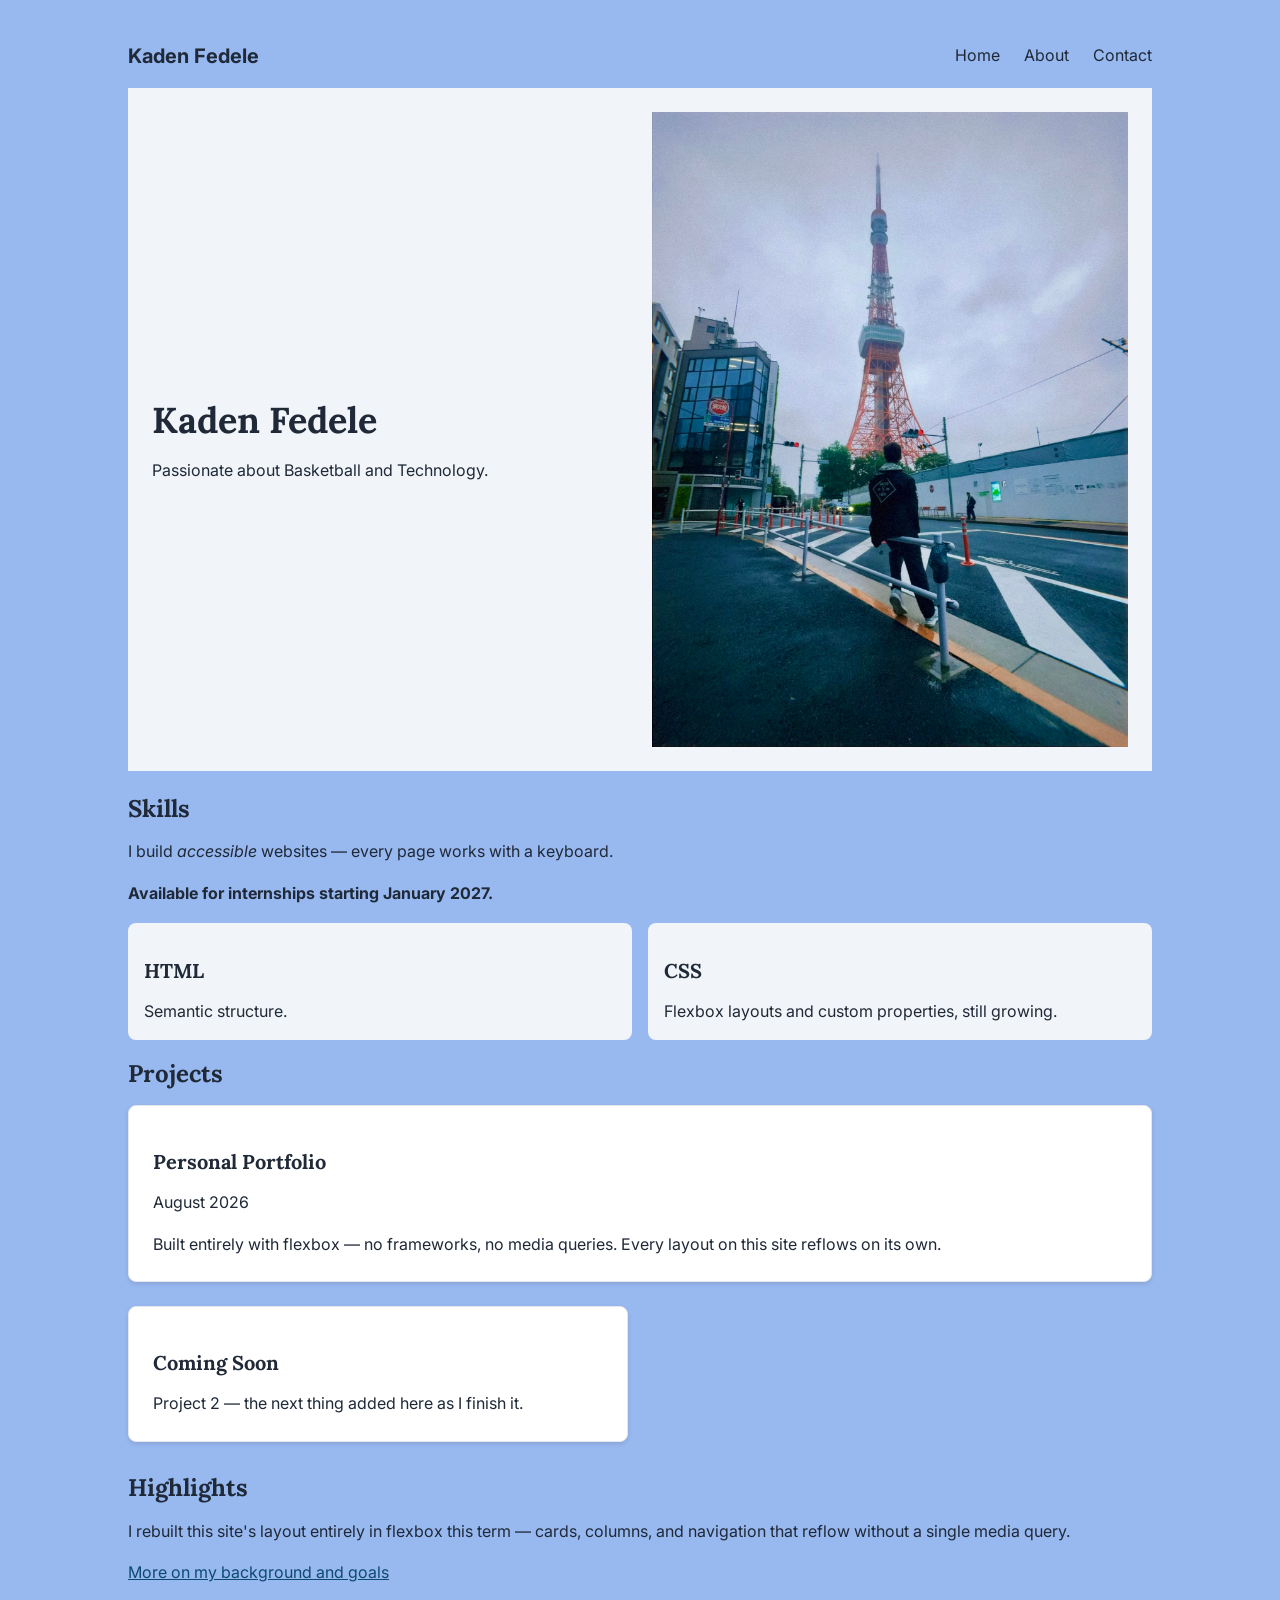
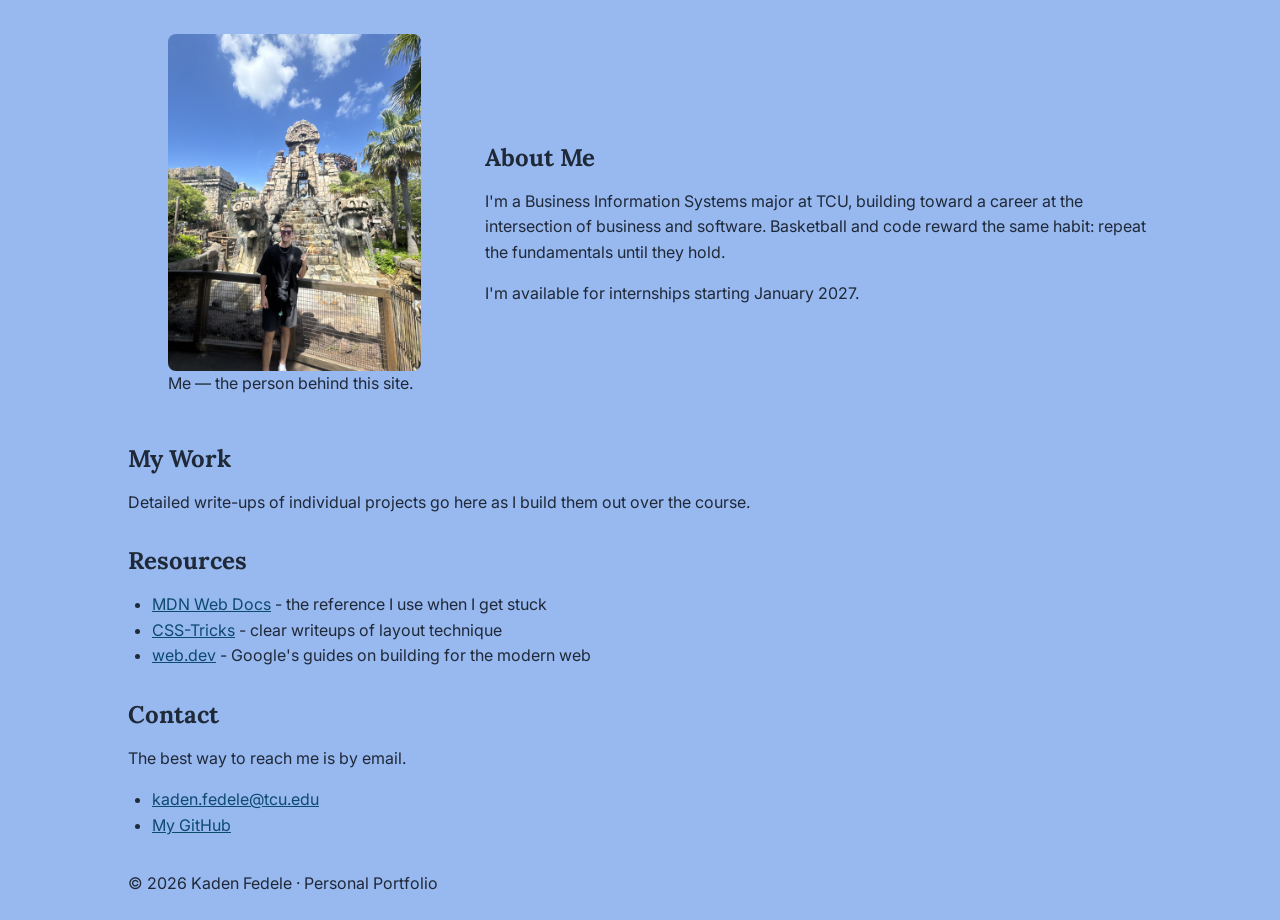
<file: index.html>
<!DOCTYPE html>
<html lang="en">



<head>
    <meta charset="UTF-8">
    <meta name="viewport" content="width=device-width, initial-scale=1.0">
    <title>Kaden Fedele — Portfolio</title>
    <link rel="stylesheet" href="css/styles.css">
</head>

<body>


    <nav class="nav-container">
        <a href="index.html" class="logo">Kaden Fedele</a>
        <div class="nav-links">
            <a href="index.html">Home</a>
            <a href="about.html">About</a>
            <a href="index.html#contact">Contact</a>
        </div>
    </nav>
    <header>
        <div class="header-text">
            <h1>Kaden Fedele</h1>
            <p>Passionate about Basketball and Technology.</p>
        </div>
        <div class="header-pic">
            <img src="images/tokyotower.jpeg" alt="Kaden Fedele at Tokyo Tower">
        </div>
    </header>
    <main>
        <section id="skills">
            <h2>Skills</h2>
            <p>I build <em>accessible</em> websites — every page works with a keyboard.</p>
            <p><strong>Available for internships starting January 2027.</strong></p>
            <ul class="skills-grid">
                <li class="skill-card">
                    <h3>HTML</h3>
                    <p>Semantic structure.</p>
                </li>
                <li class="skill-card">
                    <h3>CSS</h3>
                    <p>Flexbox layouts and custom properties, still growing.</p>
                </li>
            </ul>
            <section id="projects">
                <h2>Projects</h2>
                <ul class="project-list">
                    <li class="project-card featured">
                        <h3>Personal Portfolio</h3>
                        <p><time datetime="2026-08">August 2026</time></p>
                        <p>Built entirely with flexbox — no frameworks, no media queries. Every layout on this site
                            reflows on its own.</p>
                    </li>
                    <li class="project-card">
                        <h3>Coming Soon</h3>
                        <p>Project 2 — the next thing added here as I finish it.</p>
                    </li>
                </ul>
            </section>
        </section>
        <section>
            <h2>Highlights</h2>
            <p>I rebuilt this site's layout entirely in flexbox this term — cards, columns, and navigation that reflow
                without a single media query.</p>
            <p><a href="#about">More on my background and goals</a></p>
        </section>

        <section class="about">
            <div class="about-image">
                <figure>
                    <img src="images/pictureofme.jpeg" alt="A picture of me">
                    <figcaption>Me — the person behind this site.</figcaption>
                </figure>
            </div>
            <div class="about-text">
                <h2 id="about">About Me</h2>
                <p>I'm a Business Information Systems major at TCU, building toward a career at the intersection of
                    business and software. Basketball and code reward the same habit: repeat the fundamentals until they
                    hold.</p>
                <p>I'm available for internships starting January 2027.</p>
            </div>
        </section>
        <section>
            <h2 id="work">My Work</h2>
            <p>Detailed write-ups of individual projects go here as I build them out over the course.</p>
        </section>

        <aside id="resources">
            <h2>Resources</h2>
            <ul>
                <li><a href="http://developer.mozilla.org/" target="_blank" rel="noopener">MDN Web Docs</a> - the
                    reference I use when I get stuck</li>
                <li><a href="https://css-tricks.com/" target="_blank" rel="noopener">CSS-Tricks</a> - clear writeups of
                    layout technique</li>
                <li><a href="https://web.dev/" target="_blank" rel="noopener">web.dev</a> - Google's guides on building
                    for the modern web</li>
            </ul>
        </aside>
        <section id="contact">
            <h2>Contact</h2>
            <p>The best way to reach me is by email.</p>
            <ul>
                <li><a href="mailto:kaden.fedele@tcu.edu">kaden.fedele@tcu.edu</a></li>
                <li><a href="https://github.com/kadenfedele" target="_blank" rel="noopener">My GitHub</a></li>
            </ul>
        </section>
    </main>
    <footer>
        <p>&copy; 2026 Kaden Fedele · Personal Portfolio</p>
    </footer>

</body>

</html>
</file>
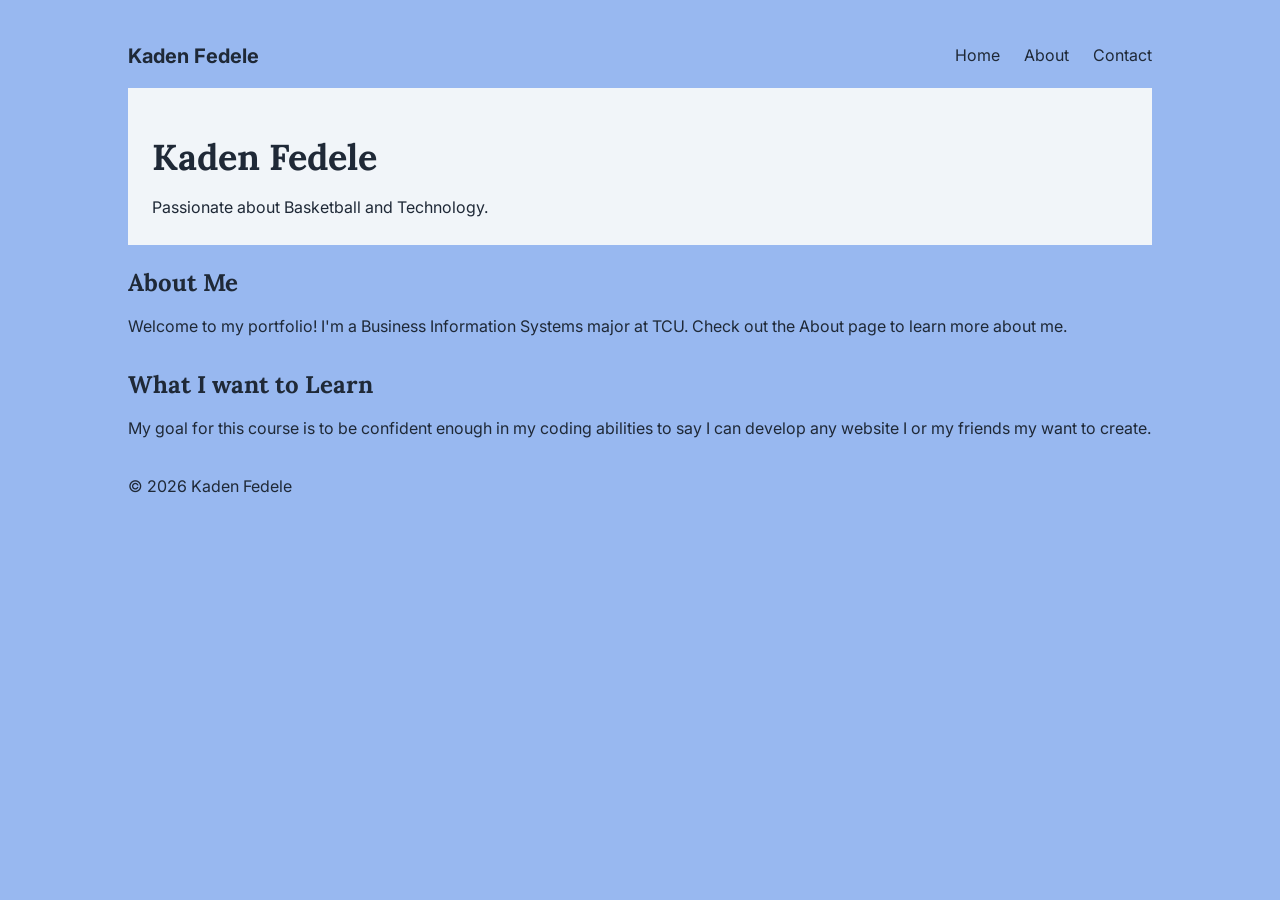
<file: about.html>
<!DOCTYPE html>
<html lang="en">
<head>
    <meta charset="UTF-8">
    <meta name="viewport" content="width=device-width, initial-scale=1.0">
    <title>About Kaden Fedele</title>
    <link rel="stylesheet" href="css/styles.css">

</head>
<body>
    <nav class="nav-container">
        <a href="index.html" class="logo">Kaden Fedele</a>
        <div class="nav-links">
            <a href="index.html">Home</a>
            <a href="about.html">About</a>
            <a href="index.html#contact">Contact</a>
        </div>
    </nav>
    <header>
        <div class="header-text">
            <h1>Kaden Fedele</h1>
            <p>Passionate about Basketball and Technology.</p>
        </div>
    </header>
    <main>
        <section>
            <h2>About Me</h2>
            <p>Welcome to my portfolio! I'm a Business Information Systems major at TCU. Check out the About page to learn more about me.</p>
        </section>
        <section>
            <h2>What I want to Learn</h2>
            <p>My goal for this course is to be confident enough in my coding abilities to say I can develop any website I or my friends my want to create.</p>
        </section>
    </main>
    <footer>
        <p>&copy; 2026 Kaden Fedele</p>
    </footer>
    
</body>
</html>
</file>
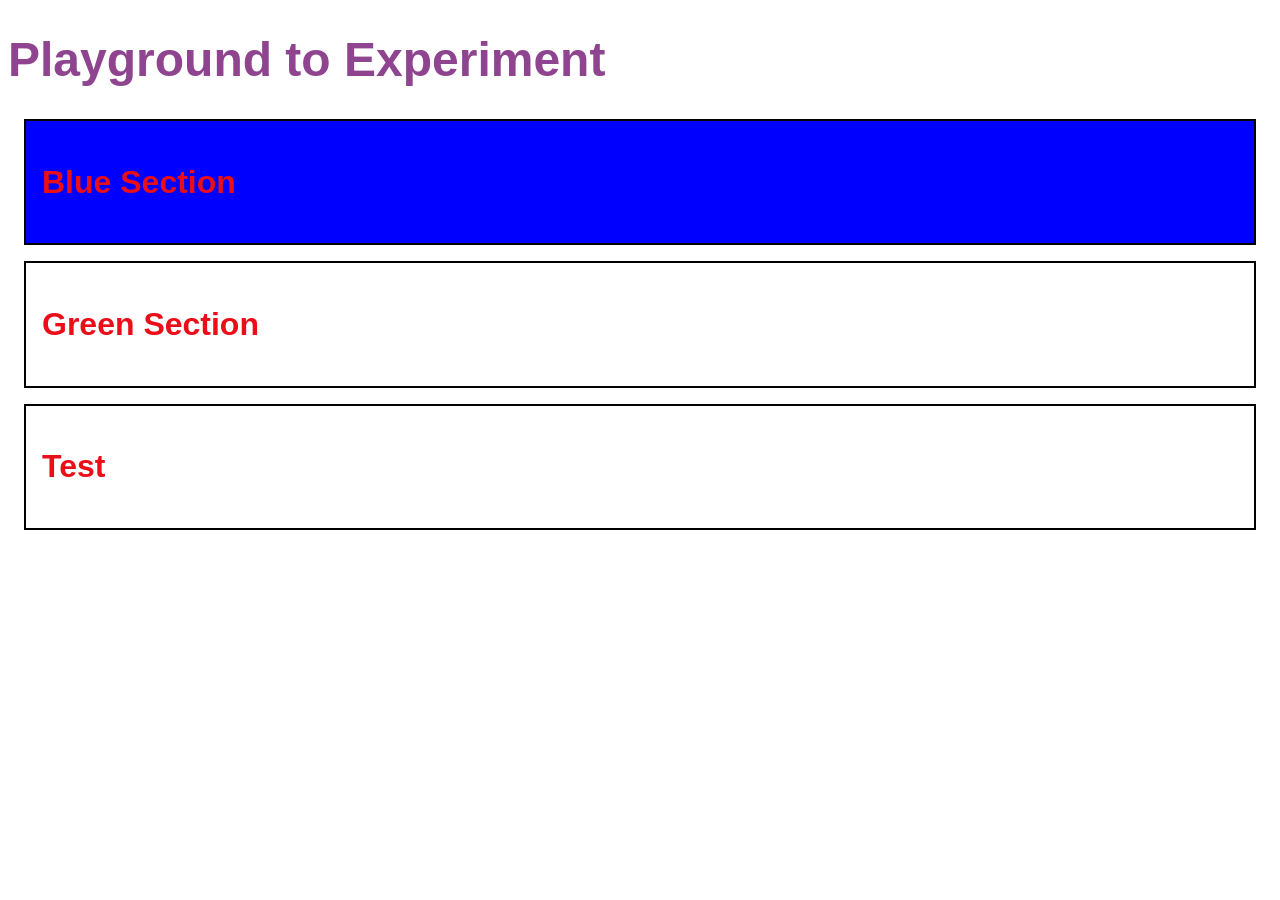
<file: sandbox.html>
<!DOCTYPE html>
<html lang="en">
<head>
    <meta charset="UTF-8">
    <meta name="viewport" content="width=device-width, initial-scale=1.0">
    <title>Document</title>


    <!-- Inline CSS for learning purposes -->
    <style>

        h1 {

            color: rgb(143, 68, 143);
            
            font-family: 'Gilroy', sans-serif;
            
            font-size: 3rem;

        }


        h2 {

            color: rgb(235, 13, 24);
            
            font-family: 'Gilroy', sans-serif;
            
            font-size: 2rem;

        }

        .blue {

            background-color: rgb(0, 0, 255);
            
            color: rgb(255, 255, 255);
            
            padding: 1rem;

        }

        

        section {
            border: 2px solid black;
            margin: 1rem;
            padding: 1rem;



        }


    </style>





</head>
<body>
    <main>

        <h1>Playground to Experiment</h1>

        <section class="blue">
            <h2>Blue Section</h2>
        </section>

        <section class="green">
            <h2>Green Section</h2>
        </section>

        <section>
            <h2>Test</h2>

        </section>


    </main>







</body>
</html>
</file>
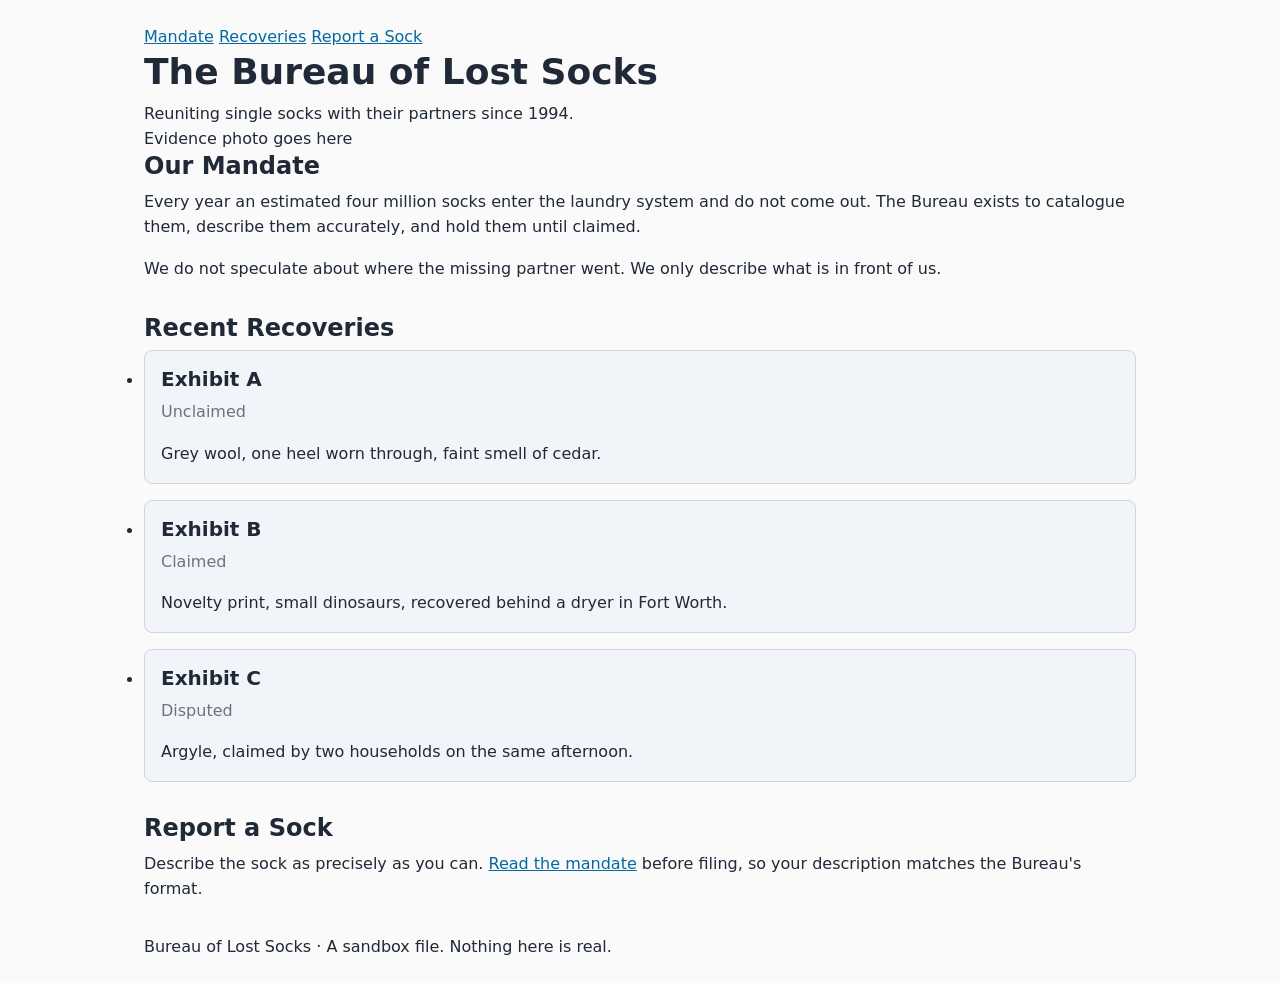
<file: sandboxes/sandbox06.html>
<!DOCTYPE html>
<html lang="en">
<head>
<meta charset="UTF-8">
<meta name="viewport" content="width=device-width, initial-scale=1.0">
<title>Bureau of Lost Socks — Sandbox</title>

<!-- Inline CSS for learning purposes. This file is a sandbox:
     it is NOT linked to css/styles.css and never will be. Break it freely. -->

<style>

/* ==========================
   1. RESET
   ========================== */
*,
*::before,
*::after {
    box-sizing: border-box;
    margin: 0;
    padding: 0;
}

img {
    max-width: 100%;
    height: auto;
    display: block;
}

/* ==========================
   2. DESIGN TOKENS
   ========================== */
:root {
    /* Color */
    --color-bg: #fafafa;
    --color-surface: #ffffff;
    --color-text: #1f2937;
    --color-muted: #6b7280;
    --color-accent: #0369a1;

    /* Spacing — a modular scale */
    --space-sm: 0.5rem;
    --space-md: 1rem;
    --space-lg: 1.5rem;
    --space-xl: 2rem;

    /* Typography */
    --text-base: 1rem;
    --text-h3: 1.25rem;
    --text-h2: 1.5rem;
    --text-h1: 2.25rem;
    --leading-body: 1.6;
    --leading-heading: 1.2;
    --font-stack: system-ui, 'Segoe UI', Tahoma, sans-serif;

    /* Layout */
    --page-width: 64rem;
    --reading-width: 70ch;
}

/* ==========================
   3. BASE ELEMENT STYLES
   ========================== */
body {
    background-color: var(--color-bg);
    color: var(--color-text);
    font-size: var(--text-base);
    line-height: var(--leading-body);
    font-family: var(--font-stack);
}

h1 { font-size: var(--text-h1); line-height: var(--leading-heading); }
h2 { font-size: var(--text-h2); line-height: var(--leading-heading); }
h3 { font-size: var(--text-h3); line-height: var(--leading-heading); }

h1, h2, h3 { margin-bottom: var(--space-sm); }
p { margin-bottom: var(--space-md); }
p:last-child { margin-bottom: 0; }

a { color: var(--color-accent); }

/* ==========================
   4. LAYOUT
   ========================== */
body {
    max-width: var(--page-width);
    margin: 0 auto;
    padding: var(--space-lg) var(--space-md);
}

section {
    margin-bottom: 32px;
}

.exhibit {
    background-color: #f1f5f9;
    border: 1px solid #d1d5db;
    border-radius: 8px;
    padding: var(--space-md);
    margin-bottom: 1rem;
}

.status {
    color: #6b7280;
}

</style>
</head>
<body>

<nav>
    <a href="#mandate">Mandate</a>
    <a href="#recoveries">Recoveries</a>
    <a href="#report">Report a Sock</a>
</nav>

<header>
    <div class="header-text">
        <h1>The Bureau of Lost Socks</h1>
        <p>Reuniting single socks with their partners since 1994.</p>
    </div>
    <div class="header-pic">
        <!-- TODO: replace before submitting -->
        <p>Evidence photo goes here</p>
    </div>
</header>


<main>

    <section id="mandate">
        <h2>Our Mandate</h2>
        <p>Every year an estimated four million socks enter the laundry system and do not come out. The Bureau exists to catalogue them, describe them accurately, and hold them until claimed.</p>
        <p>We do not speculate about where the missing partner went. We only describe what is in front of us.</p>
    </section>

    <section id="recoveries">
        <h2>Recent Recoveries</h2>
        <ul>
            <li class="exhibit">
                <h3>Exhibit A</h3>
                <p class="status">Unclaimed</p>
                <p>Grey wool, one heel worn through, faint smell of cedar.</p>
            </li>
            <li class="exhibit">
                <h3>Exhibit B</h3>
                <p class="status">Claimed</p>
                <p>Novelty print, small dinosaurs, recovered behind a dryer in Fort Worth.</p>
            </li>
            <li class="exhibit">
                <h3>Exhibit C</h3>
                <p class="status">Disputed</p>
                <p>Argyle, claimed by two households on the same afternoon.</p>
            </li>
        </ul>
    </section>

    <section id="report">
        <h2>Report a Sock</h2>
        <p>Describe the sock as precisely as you can. <a href="#mandate">Read the mandate</a> before filing, so your description matches the Bureau's format.</p>
    </section>

</main>

<footer>
    <p>Bureau of Lost Socks &middot; A sandbox file. Nothing here is real.</p>
</footer>

</body>
</html>
</file>
<file: css/styles.css>
@import url('https://fonts.googleapis.com/css2?family=Inter:wght@400;600&family=Lora:wght@400;700&display=swap');

/* ==========================
   1. RESET
   ========================== */

::before,
::after {
    box-sizing: border-box;
    margin: 0;
    padding: 0;
}

img {
    max-width: 100%;
    height: auto;
    display: block;
}

/* ==========================
   2. DESIGN TOKENS
   ========================== */

   :root {
    /* Color */
    --color-bg: #98b8f0;
    --color-surface: #ffffff;
    --color-text: #1f2937;
    --color-accent: #0c4a6e;
    --color-muted: #4b5563;

    /* Spacing — a modular scale */
    --space-sm: 0.5rem;
    --space-md: 1rem;
    --space-lg: 1.5rem;
    --space-xl: 2rem;

    /* Typography */
    --text-base: 1rem;
    --text-h3: 1.25rem;
    --text-h2: 1.5rem;
    --text-h1: 2.25rem;
    --leading-body: 1.6;
    --leading-heading: 1.2;

    /* Layout */
    --page-width: 64rem;
    --reading-width: 70ch;

    --font-stack: 'Inter', system-ui, -apple-system, sans-serif;
    --font-serif: 'Lora', Georgia, serif;
    --color-surface-alt: #f1f5f9;
    --radius-md: 8px;
    --color-border: #e5e7eb;
    --shadow-sm: 0 2px 4px rgba(0, 0, 0, 0.1);
}

/* ==========================
   3. BASE ELEMENT STYLES
   ========================== */

   body {
    font-family: var(--font-stack);
    background-color: var(--color-bg);
    color: var(--color-text);
    font-size: var(--text-base);
    line-height: var(--leading-body);
}

h1 { font-size: var(--text-h1); line-height: var(--leading-heading); }
h2 { font-size: var(--text-h2); line-height: var(--leading-heading); }
h3 { font-size: var(--text-h3); line-height: var(--leading-heading); }

h1, h2, h3 { font-family: var(--font-serif); margin-bottom: var(--space-sm); }
p { margin-bottom: var(--space-md); }
p:last-child { margin-bottom: 0; }

a { color: var(--color-accent); }
ul { padding-left: var(--space-lg); }

a:focus-visible {
    outline: 2px solid var(--color-accent);
    outline-offset: 2px;
}


/* ==========================
   4. LAYOUT
   Breakpoints used in this file:
     768px  — tablet and larger
   (CSS variables cannot be used inside @media conditions,
    so breakpoints are documented here instead of tokenized.)
   ========================== */

   body {
    max-width: var(--page-width);
    margin: 0 auto;
    padding: var(--space-lg) var(--space-md);
}

header {
    display: flex;
    align-items: center;
    gap: var(--space-lg);
    padding: var(--space-lg);
    background-color: var(--color-surface-alt);
    margin-bottom: var(--space-lg);
    flex-wrap: wrap;
}
.header-text { flex: 1; min-width: 16rem; }
.header-pic {
    flex: 1;
    background-color: var(--color-surface);
    min-height: 18rem;
    border-radius: var(--radius-md);
    display: flex;
    align-items: center;
    justify-content: center;
    color: var(--color-muted);
    min-width: 16rem;
}

nav {
    padding: var(--space-md) 0;
}
nav a {
    color: var(--color-text);
    text-decoration: none;
    transition: color 0.2s;
}
nav a:hover { color: var(--color-accent); }

.nav-container {
    display: flex;
    align-items: center;
    justify-content: space-between;
    flex-wrap: wrap;
    gap: var(--space-md);
}
.nav-links {
    display: flex;
    gap: var(--space-lg);
}
.logo {
    font-size: var(--text-h3);
    font-weight: bold;
    color: var(--color-text);
    text-decoration: none;
}

section, aside { margin-bottom: var(--space-xl); }

.skills-grid {
    list-style: none;
    padding-left: 0;
    display: grid;
    grid-template-columns: repeat(auto-fit, minmax(12rem, 1fr));
    gap: var(--space-md);
}
.skill-card {
    padding: var(--space-md);
    background-color: var(--color-surface-alt);
    border-radius: var(--radius-md);
}

.about {
    display: flex;
    flex-wrap: wrap;
    align-items: center;
    gap: var(--space-lg);
}
.about-image { flex: 1; min-width: 16rem; }
.about-image img { width: 100%; border-radius: var(--radius-md); }
.about-text { flex: 2; min-width: 16rem; max-width: var(--reading-width); }

.project-list {
    list-style: none;
    padding-left: 0;
    display: grid;
    grid-template-columns: 1fr;
    gap: var(--space-lg);
}
@media (min-width: 768px) {
    .project-list { grid-template-columns: 1fr 1fr; }
    .project-card.featured { grid-column: span 2; }
}
.project-card {
    padding: var(--space-lg);
    background-color: var(--color-surface);
    border: 1px solid var(--color-border);
    border-radius: var(--radius-md);
    box-shadow: var(--shadow-sm);
}
</file>
